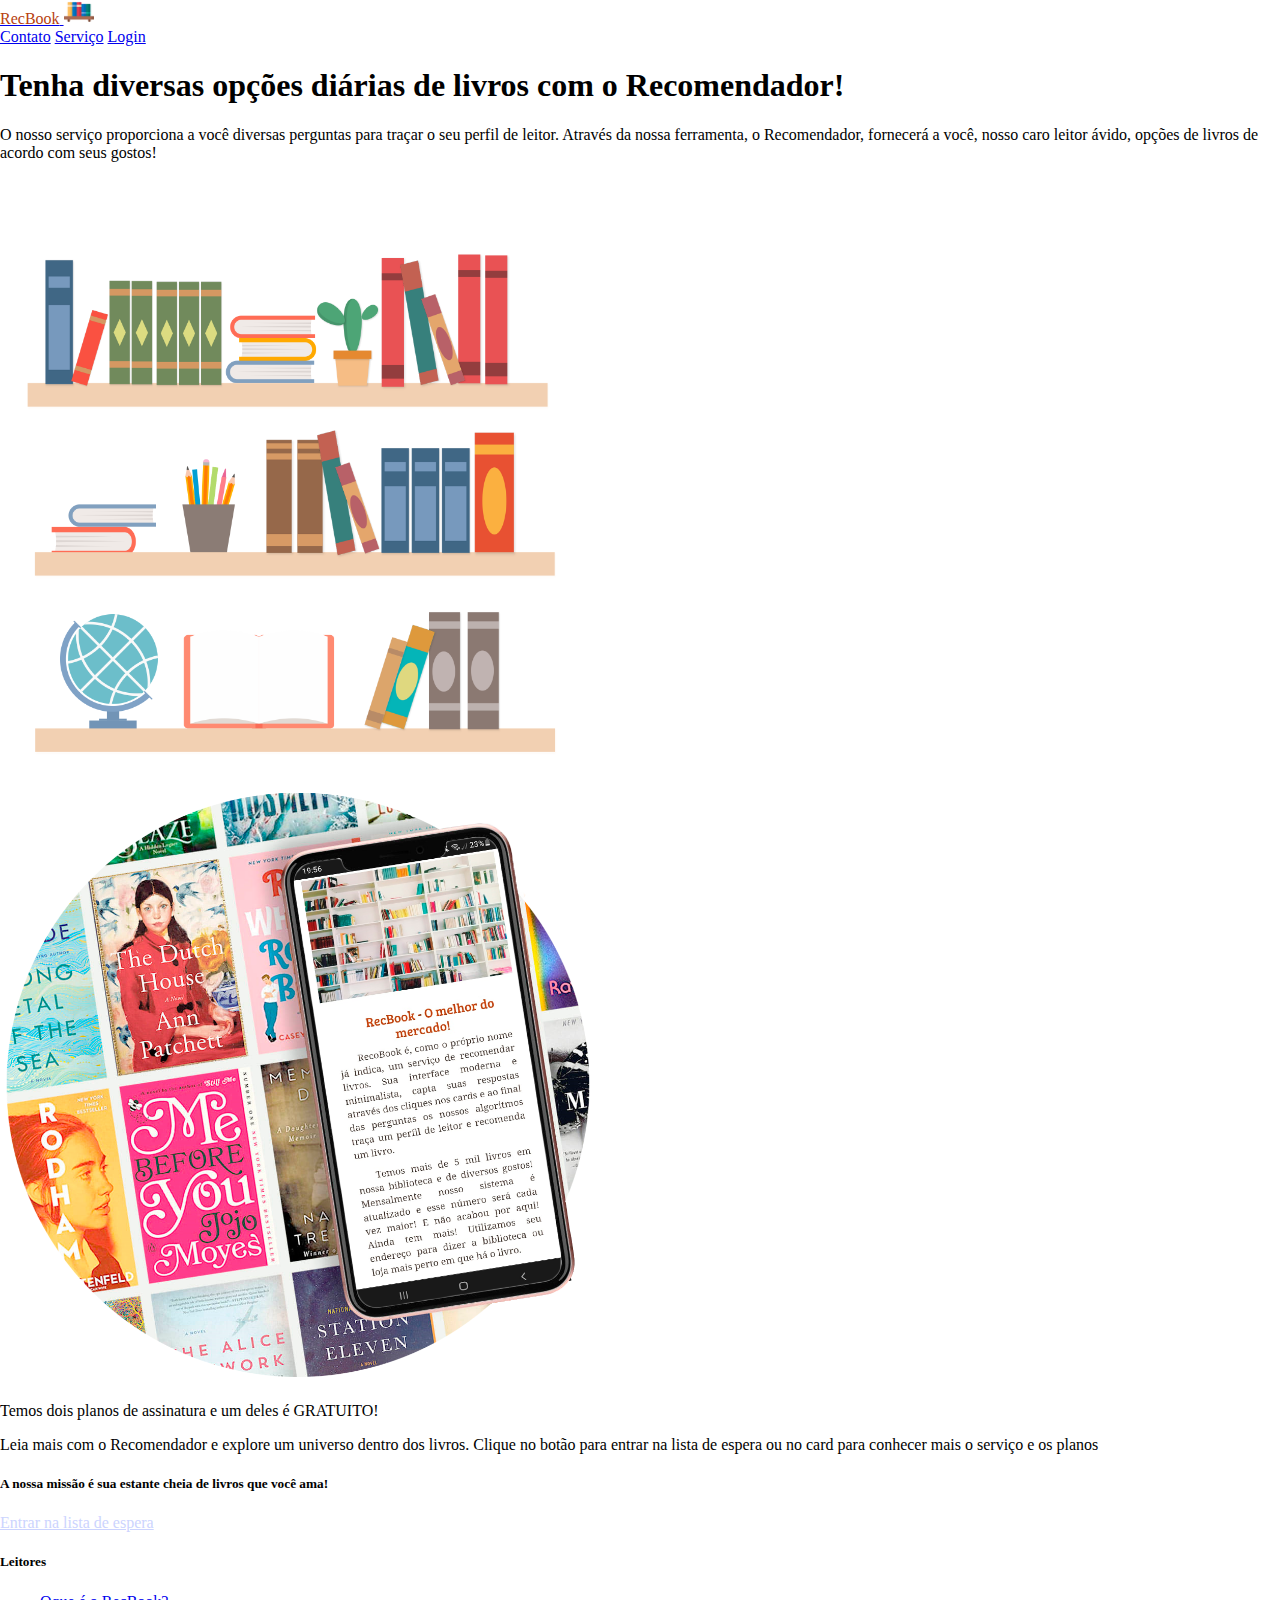
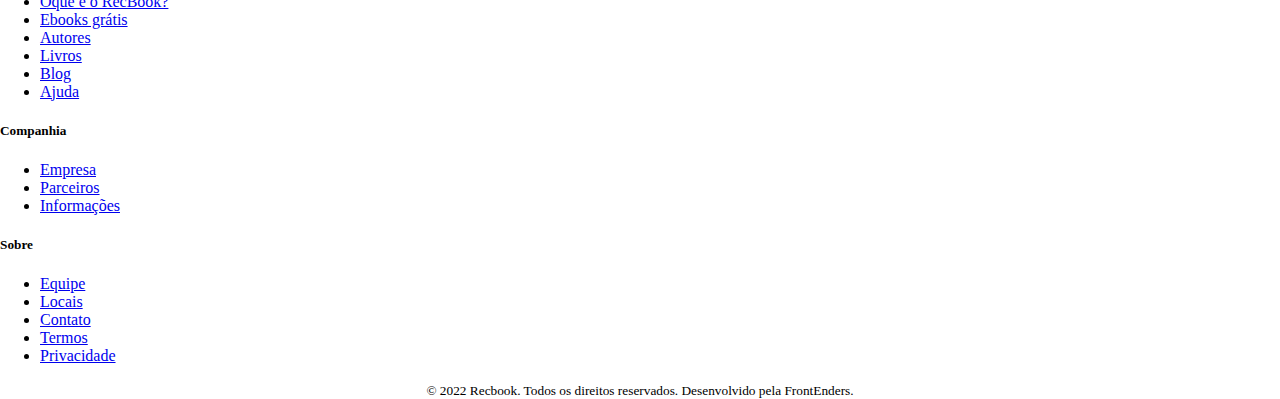
<file: index.html>
<!doctype html>
<html lang="pt-br">

<head>
  <meta charset="utf-8">
  <meta name="viewport" content="width=device-width, initial-scale=1">
  <link rel="stylesheet" href="CSS/style.css">
  <link src="JavaScript/JS-Home.js">
  <link href="https://cdn.jsdelivr.net/npm/bootstrap@5.2.2/dist/css/bootstrap.min.css" rel="stylesheet"
    integrity="sha384-Zenh87qX5JnK2Jl0vWa8Ck2rdkQ2Bzep5IDxbcnCeuOxjzrPF/et3URy9Bv1WTRi" crossorigin="anonymous">
  <title>Recbook</title>

</head>

<body>
  <!--Barra de navegação-->
  <div class="container">
    <header>
      <div class="d-flex flex-column flex-md-row align-items-center pb-3 mb-4 border-bottom">
        <a href="index.html" class="d-flex align-items-center text-dark text-decoration-none">

          <div class="logo"><span class="fs-4">RecBook</span>
            <img src="Imagens/Logo.png" alt="LogoRecbook" width="30" height="24" class="d-inline-block align-text-top">



          </div>


        </a>

        <nav class="d-inline-flex mt-2 mt-md-0 ms-md-auto">
          <a class="me-3 py-2 text-dark text-decoration-none" href="Páginas/PaginaContato.html">Contato</a>
          <a class="me-3 py-2 text-dark text-decoration-none" href="Páginas/PaginaServico.html">Serviço</a>
          <a class="me-3 py-2 text-dark text-decoration-none" href="Páginas/PaginaLogin.html">Login</a>

        </nav>
      </div>

      <!--div com os textos-->

      <div id="about-area">
        <div class="container">
          <div class="row">
            <div class="col-12">
              <div class="header p-3 pb-md-4 mx-auto text-center">
                <h1 class="display-1 fw-normal">Tenha diversas opções diárias de livros com o Recomendador!</h1>

                <p class="fs-5 text-muted">O nosso serviço proporciona a você diversas perguntas para traçar o seu
                  perfil de
                  leitor. Através da nossa ferramenta, o Recomendador, fornecerá a você, nosso caro leitor ávido, opções
                  de
                  livros de acordo com seus gostos!</p>

                <!--imagem1-->
                <!--imagem3-->
                <div class="fotoEstanteIndex">
                  <img class="img-fluid" src="Imagens/Foto2.png" width="600" height="600" alt="ImgEstante"> 
                </div>

                <a href="Páginas/PaginaServico.html">
                  <img class="img-fluid" src="Imagens/celularHome.png" width="600" height="600" alt="ImagemAPPCel">
                </a>

                <p class="display-6 fw-normal"> Temos dois planos de assinatura e um deles é GRATUITO!</p>
                <p class="display-6 fw-normal">Leia mais com o Recomendador e explore um universo
                  dentro dos livros. Clique no botão para entrar na lista de espera ou no card para conhecer mais o
                  serviço e os planos
                </p>
                <!--imagem2-->

                <h5 class="display-3 fw-normal">A nossa missão é sua estante cheia de livros que você ama!</h5>
              </div>
            </div>
          </div>
        </div>
      </div>
    </header>

    <!--botão para acessar o recomendador-->
    <a id="lista" class="w-100 btn btn-lg btn-outline-danger" href="Páginas/PaginaListaCadastro.html" role="button">Entrar na lista de espera</a>
  </div>
  </div>
  </div>

  <!--Rodapé-->

  <footer class="bd-footer py-4 py-md-5 mt-5 bg-light">
    <div class="container py-4 py-md-5 px-4 px-md3">
      <div class="row">
        <div class="col-6 col-md">
          <h5>Leitores</h5>
          <ul class="list-unstyled text-small">
            <li><a class="text-muted" href="#">Oque é o RecBook?</a></li>
            <li><a class="text-muted" href="#">Ebooks grátis</a></li>
            <li><a class="text-muted" href="#">Autores</a></li>
            <li><a class="text-muted" href="#">Livros</a></li>
            <li><a class="text-muted" href="#">Blog</a></li>
            <li><a class="text-muted" href="#">Ajuda</a></li>
          </ul>
        </div>
        <div class="col-6 col-md">
          <h5>Companhia</h5>
          <ul class="list-unstyled text-small">
            <li><a class="text-muted" href="#">Empresa</a></li>
            <li><a class="text-muted" href="#">Parceiros</a></li>
            <li><a class="text-muted" href="#">Informações</a></li>
          </ul>
        </div>
        <div class="col-6 col-md">
          <h5>Sobre</h5>
          <ul class="list-unstyled text-small">
            <li><a class="text-muted" href="#">Equipe</a></li>
            <li><a class="text-muted" href="#">Locais</a></li>
            <li><a class="text-muted" href="#">Contato</a></li>
            <li><a class="text-muted" href="#">Termos</a></li>
            <li><a class="text-muted" href="#">Privacidade</a></li>
          </ul>
        </div>
      </div>
      <center> 
        <div id="rodape" class="link-panel copyright col-sm-12">
        <small class="d-block mb-3 text-muted">© 2022 Recbook. Todos os direitos reservados. Desenvolvido pela FrontEnders.</small>
      </center>
  </footer>


  <script src="https://cdn.jsdelivr.net/npm/bootstrap@5.2.2/dist/js/bootstrap.bundle.min.js"
    integrity="sha384-OERcA2EqjJCMA+/3y+gxIOqMEjwtxJY7qPCqsdltbNJuaOe923+mo//f6V8Qbsw3"
    crossorigin="anonymous"></script>
</body>

</html>
</file>
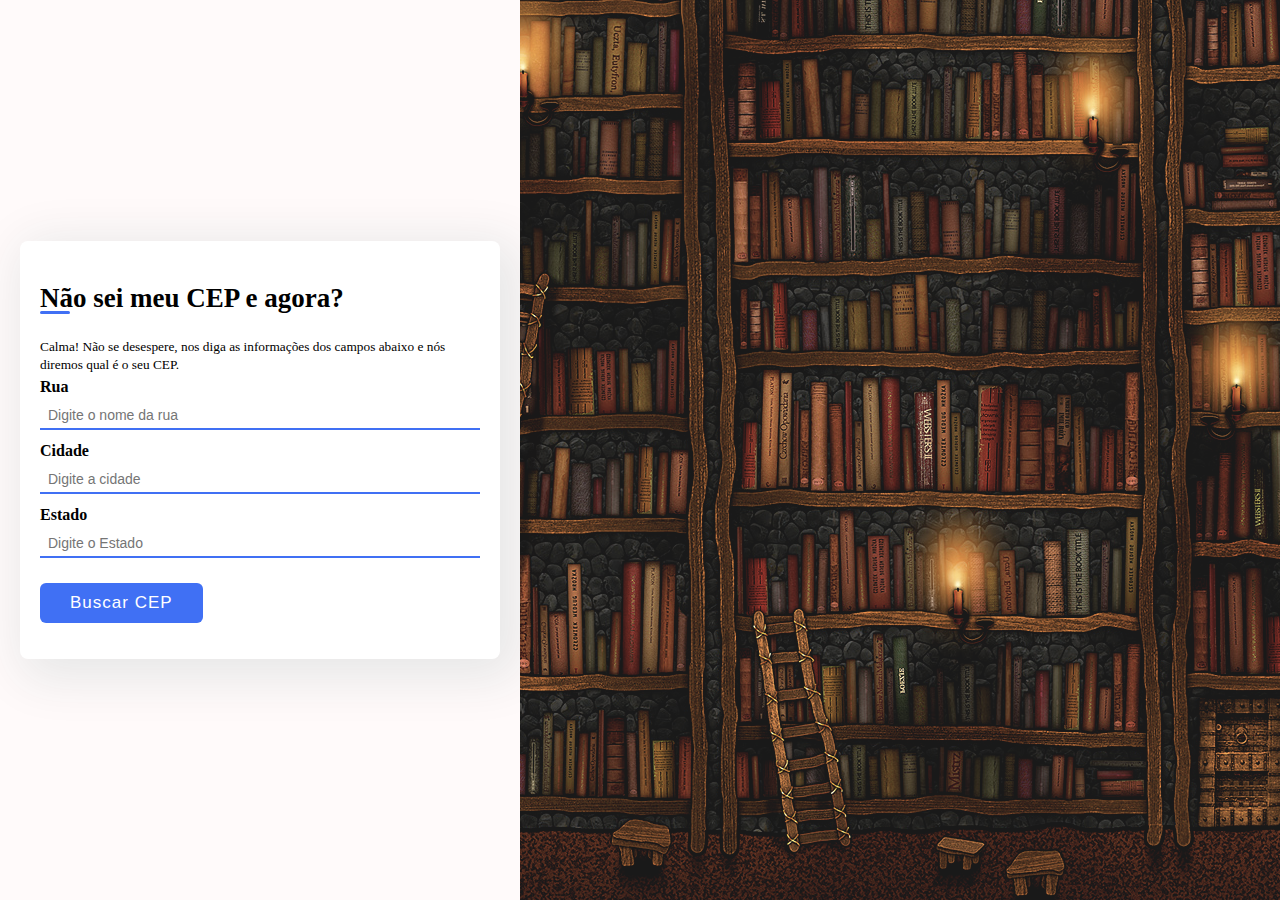
<file: Páginas/PaginaDescCEP.html>
<!DOCTYPE html>
<html lang="pt-br">
<head>
    <meta charset="UTF-8">
    <meta name="viewport" content="width=device-width, initial-scale=1.0">
    <link href="../CSS/CSS-PaginasListaCadastroEDescCEP.css" rel="stylesheet">
    <link rel="icon" href="../Imagens/Logo.png">
    <script defer src="../JavaScript/consulta-cep.js"></script>
    <title>Não sei meu CEP</title>
</head>
<body>
    <div class="container">
        <h2>Não sei meu CEP e agora?</h2>
        <small>Calma! Não se desespere, nos diga as informações dos campos abaixo e nós diremos qual é o seu CEP.</small>
        <form>
            <div class="frm-row">
                <label for="rua">Rua</label>
                <input type="text" name="rua" id="rua" placeholder="Digite o nome da rua">
            </div>
            <div class="frm-row">
                <label for="cidade">Cidade</label>
                <input type="text" name="cidade" id="cidade" placeholder="Digite a cidade">
            </div>
            <div class="frm-row">
                <label for="estado">Estado</label>
                <input type="text" name="estado" id="estado" placeholder="Digite o Estado">
            </div>
            <div class="frm-row">
                <button id="btnBuscarCep" class="btn">Buscar CEP</button>
            </div>
        </form>
        <ul id="listaCep"></ul>
    </div>
    <div class="background-image">
    </div>
</body>
</html>
</file>
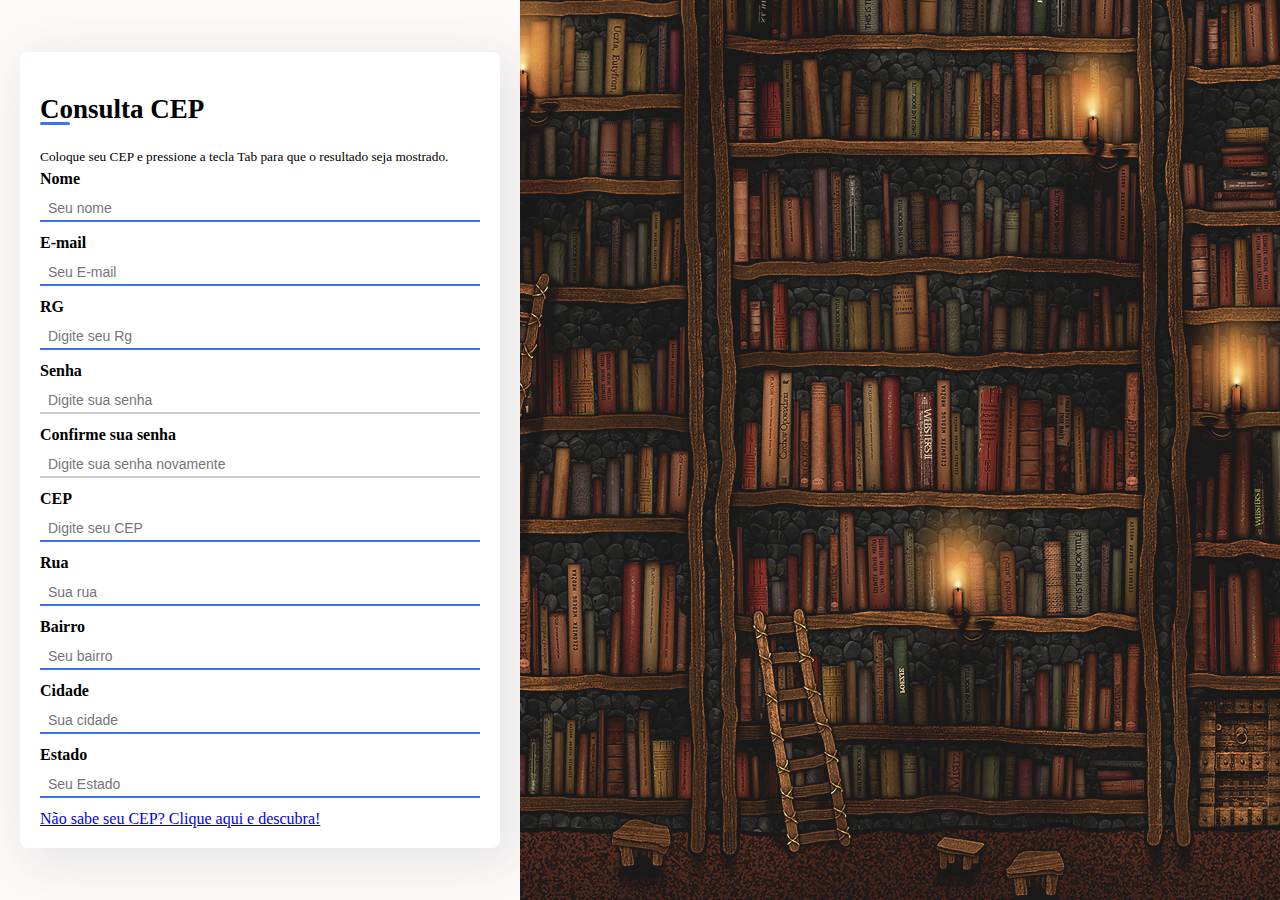
<file: Páginas/PaginaListaCadastro.html>
<!DOCTYPE html>
<html lang="pt-br">
<head>
    <meta charset="UTF-8">
    <meta name="viewport" content="width=device-width, initial-scale=1.0">
    <link href="../CSS/CSS-PaginasListaCadastroEDescCEP.css" rel="stylesheet">
    <script defer src="../JavaScript/consulta-endereco.js"></script>
    <link rel="icon" href="../Imagens/Logo.png">
    <title>Consulta CEP</title>
</head>
<body>
    <div class="container">
        <h2>Consulta CEP</h2>
        <small>Coloque seu CEP e pressione a tecla Tab para que o resultado seja mostrado.</small>
        <form>
            <div class="frm-row">
                <label for="nome">Nome</label>
                <input type="text" name="nome" id="nome" placeholder="Seu nome">
            </div>

            <div class="frm-row">
                <label for="e-mail">E-mail</label>
                <input type="text" name="E-mail" id="E-mail" placeholder="Seu E-mail">
            </div>

            <div class="frm-row">
                <label for="RG">RG</label>
                <input type="text" name="RG" id="RG" placeholder="Digite seu Rg">
            </div>

            <div class="frm-row">
                <label for="Senha">Senha</label>
                <input type="password" class="password" placeholder="Digite sua senha" required id="loginSenha">
                        
            </div>

            <div class="frm-row">
                <label for="Confirme sua senha">Confirme sua senha</label>
                <input type="password" class="password" placeholder="Digite sua senha novamente" required id="loginSenha">                                  
            </div>

            <div class="frm-row">
                <label for="cep">CEP</label>
                <input type="text" name="cep" id="cep" maxlength="8" placeholder="Digite seu CEP">
            </div>

            <div class="frm-row">
                <label for="rua">Rua</label>
                <input type="text" name="rua" id="rua" placeholder="Sua rua">
            </div>

            <div class="frm-row">
                <label for="bairro">Bairro</label>
                <input type="text" name="bairro" id="bairro" placeholder="Seu bairro">
            </div>

            <div class="frm-row">
                <label for="cidade">Cidade</label>
                <input type="text" name="cidade" id="cidade" placeholder="Sua cidade">
            </div>
            
            <div class="frm-row">
                <label for="estado">Estado</label>
                <input type="text" name="estado" id="estado" placeholder="Seu Estado">
            </div>
        </form>
        <a href="PaginaDescCEP.html">Não sabe seu CEP? Clique aqui e descubra!</a>
    </div>
    <div class="background-image">
    </div>
</body>
</html>
</file>
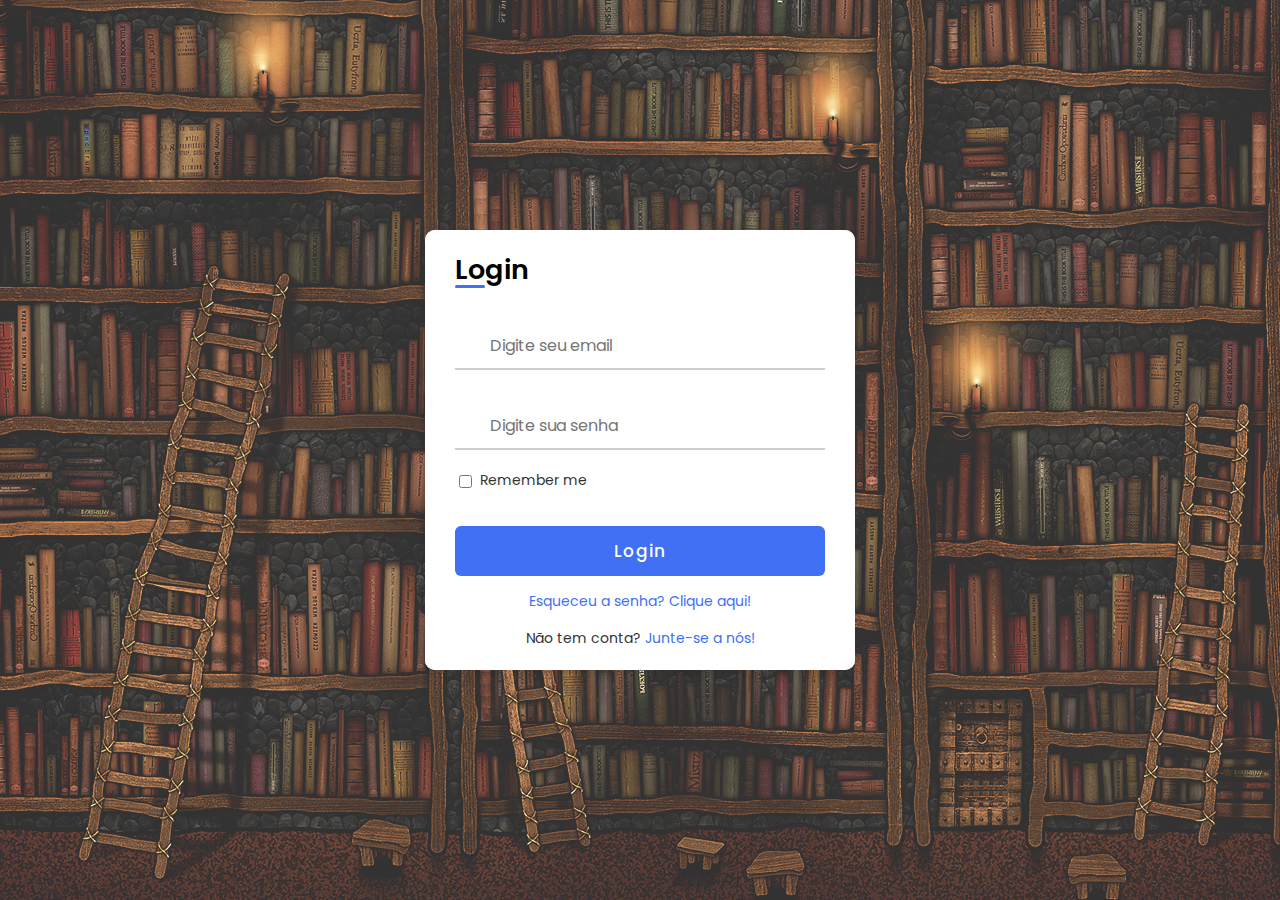
<file: Páginas/PaginaLogin.html>
<!DOCTYPE html>
<html lang="en">
<head>
    <meta charset="UTF-8">
    <meta http-equiv="X-UA-Compatible" content="IE=edge">
    <meta name="viewport" content="width=device-width, initial-scale=1.0">
    <title>Login</title>
    <link rel="stylesheet" href="../CSS/CSS-Paginas-LoginERecSenha.css">
    <script defer src="../JavaScript/JS-Pagina-Login.js"></script>
    <script defer src="../JavaScript/JS-Pagina-Login2.js"></script>
    <link rel="icon" href="../Imagens/Logo.png">
</head>
<body>
    <div class="background-image">
    </div>
    <div class="container">
        <div class="forms">
            <div class="form login">
                <span class="title">Login</span>
                <form action="#" id="loginFormulario">
                    <div class="input-field">
                        <input type="email" placeholder="Digite seu email" required id="loginEmail">
                        <i class="uil uil-envelope icon"></i>
                    </div>
                    <div class="input-field">
                        <input type="password" class="password" placeholder="Digite sua senha" required id="loginSenha">
                        <i class="uil uil-lock icon"></i>
                        <i class="uil uil-eye-slash showHidePw"></i>
                    </div>

                    <div class="checkbox-text">
                        <div class="checkbox-content">
                            <input type="checkbox" id="logCheck">
                            <label for="logCheck" class="text">Remember me</label>
                        </div>
                    </div>
                    <div class="input-field button">
                        <input type="submit" value="Login">
                    </div>
                </form>
                <div class="login-signup">
                    <a href="../Páginas/PaginaRecuperaSenha.html" class="text">Esqueceu a senha? Clique aqui!</a>
                </div>
                <div class="login-signup">
                    <span class="text">Não tem conta?
                        <a href="#" class="text signup-link">Junte-se a nós!</a>
                    </span>
                </div>
            </div>
            <!-- formulario de registro -->
            <div class="form signup">
                <span class="title">Cadastro</span>

                <form action="#">
                    <div class="input-field">
                        <input type="text" placeholder="Informe seu nome" required>
                        <i class="uil uil-user"></i>
                    </div>
                    <div class="input-field">
                        <input type="text" placeholder="Informe seu email" required>
                        <i class="uil uil-envelope icon"></i>
                    </div>
                    <div class="input-field">
                        <input type="password" class="password" placeholder="Crie sua senha" required>
                        <i class="uil uil-lock icon"></i>
                    </div>
                    <div class="input-field">
                        <input type="password" class="password" placeholder="Confirme sua senha" required>
                        <i class="uil uil-lock icon"></i>
                        <i class="uil uil-eye-slash showHidePw"></i>
                    </div>

                    <div class="checkbox-text">
                        <div class="checkbox-content">
                            <input type="checkbox" id="termCon">
                            <label for="termCon" class="text">I accepted all terms and conditions</label>
                        </div>
                    </div>

                    <div class="input-field button">
                        <input type="button" value="Signup">
                    </div>
                </form>

                <div class="login-signup">
                    <span class="text">Already a member?
                        <a href="#" class="text login-link">Login Now</a>
                    </span>
                </div>
            </div>
        </div>
    </div>
</body>
</html>
</file>
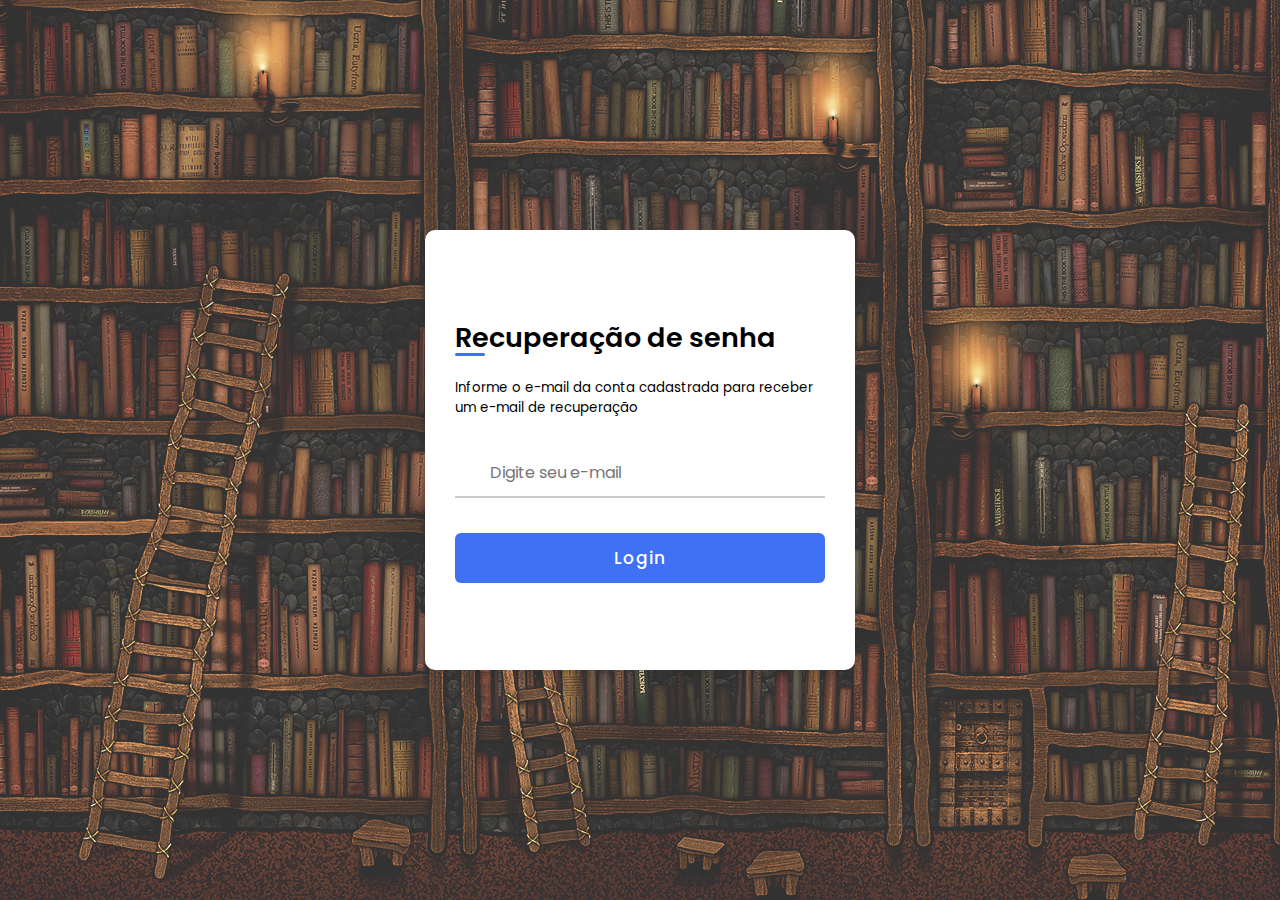
<file: Páginas/PaginaRecuperaSenha.html>
<!DOCTYPE html>
<html lang="pt-br">
<head>
    <meta charset="UTF-8">
    <meta http-equiv="X-UA-Compatible" content="IE=edge">
    <meta name="viewport" content="width=device-width, initial-scale=1.0">
    <link rel="stylesheet" href="../CSS/CSS-Paginas-LoginERecSenha.css">
    <script defer src="../JavaScript/JS-Pagina-RecSenha.js"></script>
    <link rel="icon" href="../Imagens/Logo.png">
    <title>Recuperação de senha</title>
</head>
<body>
    <div class="background-image">
    </div>
    <div class="container">
        <div class="forms">
            <div class="form login">
                <span class="title">Recuperação de senha</span>
                <div class="checkbox-text">
                    <div class="checkbox-content">
                        <small>Informe o e-mail da conta cadastrada para receber um e-mail de recuperação </small>
                    </div>
                </div>
                <form id="recSenhaFormulario" action="#">
                    <div class="input-field">
                        <input type="email" placeholder="Digite seu e-mail" required id="recSenhaEmail">
                        <i class="uil uil-envelope icon"></i>
                    </div>
                    <div class="input-field button">
                        <input type="submit" value="Login">
                    </div>
                </form>
            </div>
</body>
</html>
</file>
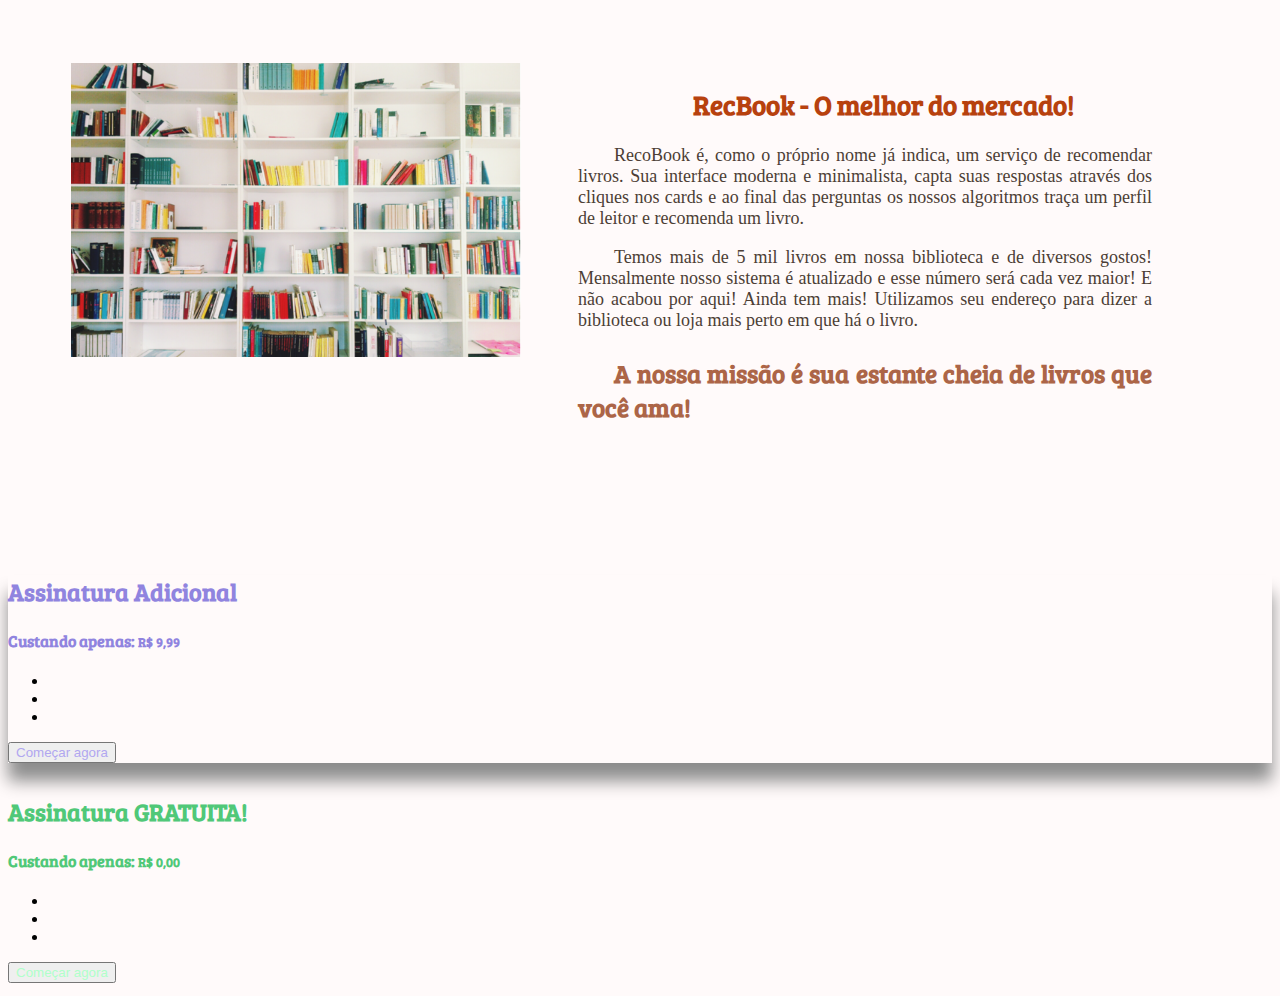
<file: Páginas/PaginaServico.html>
<!DOCTYPE html>
<html lang="pt-br">
<head>
  <meta charset="UTF-8">
  <meta http-equiv="X-UA-Compatible" content="IE=edge">
  <meta name="viewport" content="width=device-width, initial-scale=1.0">
  <title>Serviço</title>
  <link rel="icon" href="../Imagens/Logo.png">
  <link rel="stylesheet" href="../CSS/CSS-Pagnas-Servico.css"">
    <link href=" https://fonts.googleapis.com/css2?family=Bree+Serif&display=swap" rel="stylesheet">
  <link href="https://cdn.jsdelivr.net/npm/bootstrap@5.2.2/dist/css/bootstrap.min.css" rel="stylesheet"
    integrity="sha384-Zenh87qX5JnK2Jl0vWa8Ck2rdkQ2Bzep5IDxbcnCeuOxjzrPF/et3URy9Bv1WTRi" crossorigin="anonymous">
  <script defer src="https://cdn.jsdelivr.net/npm/bootstrap@5.2.2/dist/js/bootstrap.bundle.min.js"
    integrity="sha384-OERcA2EqjJCMA+/3y+gxIOqMEjwtxJY7qPCqsdltbNJuaOe923+mo//f6V8Qbsw3"
    crossorigin="anonymous"></script>
</head>
<body>
  <article>
    <!-- Texto e posicionamento das fotos -->
    <div class="textoDiv">

      <div class="foto">
        <img id="foto" src="../Imagens/Foto3png.png">
      </div>
      <div class="quemSomosTextoDiv">
        <h2 id="titulo"> RecBook - O melhor do mercado!</h2>
        <p>RecoBook é, como o próprio nome já indica, um serviço de recomendar livros. Sua interface moderna e
          minimalista, capta suas respostas através dos cliques nos cards e ao final das perguntas os nossos algoritmos
          traça um perfil de leitor e recomenda um livro.
        </p>
        <p>Temos mais de 5 mil livros em nossa biblioteca e de diversos gostos! Mensalmente nosso sistema é atualizado e
          esse número será cada vez maior! E não acabou por aqui! Ainda tem mais! Utilizamos seu endereço para dizer a
          biblioteca ou loja mais perto em que há o livro.
        </p>
        <h3 id="slogan">A nossa missão é sua estante cheia de livros que você ama!</h3>
      </div>
    </div>
  </article>
  </main>

  <div class="caixas"> 
  <main>
    <div class="caixa1">
      <div class="row row-cols-1 row-cols-md-3 mb-3 text-center">
        <div class="col"></div>
        <div class="col" id="caixinhah">
          <div class="card mb-4 rounded-3 shadow-sm">
            <div class="card-header py-3">
              <h2 id="Ass" class="my-0 fw-normal">Assinatura Adicional</h2>
            </div>
            <div class="card-body">
              <h4 id="Ass" class="card-title pricing-card-title">Custando apenas: <small class="text-muted fw-light"
                  id="carah"> R$ 9,99 </small></h4>
              <ul class="list-unstyled mt-3 mb-4">
                <li></li>
                <li></li>
                <li></li>

              </ul>
              <button id="butao" type="button" class="w-100 btn btn-lg btn-outline-primary"
                onclick="alert('Bem-Vinde ao nosso time do RecBook!') ">Começar agora</button>
            </div>
          </div>
        </div>
      </div>
    </div>
  </main>
  <div class="caixa2">
    <div class="row row-cols-1 row-cols-md-3 mb-3 text-center">
      <div class="col"></div>
      <div class="col" id="caixinhah2">
        <div class="card mb-4 rounded-3 shadow-sm">
          <div class="card-header py-3">
            <h2 id="Ass2" class="my-0 fw-normal">Assinatura GRATUITA!</h2>
          </div>
          <div class="card-body">
            <h4 id="Ass2" class="card-title pricing-card-title">Custando apenas: <small class="text-muted fw-light"
                id="carah"> R$ 0,00 </small></h4>
            <ul class="list-unstyled mt-3 mb-4">
              <li></li>
              <li></li>
              <li></li>

            </ul>
            <button id="butao2" type="button" class="w-100 btn btn-lg btn-outline-primary"
              onclick="alert('Bem-Vinde ao nosso time do RecBook!') ">Começar agora</button>
          </div>
        </div>
      </div>
    </div>
  </div>
</div>
    <footer>
      <!-- Linha e os créditos abaixo-->
    </footer>

</body>

</html>
</file>
<file: CSS/style.css>
body {
  margin: 0;
}

h1, p , h5 {
  font-family: serif;

}
  span {
    font-family: "minhafont";
    src: url("Mermaid\ Swash\ Caps.ttf");
    color: #b7410e;

}

#lista {
color: #ccd4fe;
}
#lista:hover {
  background-color: #b7410e;
}

#rodape {
  margin-bottom: 0%;
}
</file>
<file: CSS/CSS-PaginasListaCadastroEDescCEP.css>
@import url('https://fonts.googleapis.com/css2?family=Poppins:wght@300;400;500;600;700&display=swap');

body {
    height: 100vh;
    display: flex;
    align-items: center;
    justify-content: center;
    background: #fffafa;
    margin: 0;
}

.background-image {
    background: url(../Imagens/imagemLogin.jpg) center center;
    opacity: 0.9;
      width: 100%;
      height: 100%;
}


.container {
    margin: 0 20px;
    width: 100%;
    max-width: 440px;
    background: #fff;
    border-radius: 8px;
    height: auto;
    padding: 20px;
    box-shadow: 10px 10px 50px 10px rgb(231, 231, 231);
    
}

.frm-row {
    margin-bottom: 12px;
    background-color: #fff;
    transition: margin-left 0.18s ease;
}

.frm-row label {
    display: block;
    margin-bottom: 5px;
    margin-top: 5px;
    font-weight: bold;
}

.frm-row input {
    width: calc(100% - 16px);
    padding: 8px;
    height: 25px;
    border: none;
    outline: none;
    border-bottom: 2px solid #ccc;
    border-top: 2px solid transparent;
    transition: all 0.2s ease;
    padding: 0 8px;
    font-size: 14px;

}

.frm-row input:is(:focus, :valid) {
    border-bottom-color: #4070f4;
}

h2 {
    position: relative;
    font-size: 27px;
    font-weight: 600;
}

h2::before {
    content: '';
    position: absolute;
    left: 0;
    bottom: 0;
    height: 3px;
    width: 30px;
    background-color: #4070f4;
    border-radius: 25px;
}

li {
    margin-bottom: 11px;
}

#btnBuscarCep {
    padding: 10px 30px 10px 30px;
    margin-top: 3%;
    border: none;
    color: #fff;
    font-size: 17px;
    font-weight: 500;
    letter-spacing: 1px;
    border-radius: 6px;
    background-color: #4070f4;
    cursor: pointer;
    transition: all 0.3s ease;

}

#btnBuscarCep:hover {
    background-color: #265df2;
}
</file>
<file: CSS/CSS-Paginas-LoginERecSenha.css>
@import url('https://fonts.googleapis.com/css2?family=Poppins:wght@300;400;500;600;700&display=swap');
*{
    margin: 0;
    padding: 0;
    box-sizing: border-box;
    font-family: 'Poppins', sans-serif;
}

body{
    height: 100vh;
    display: flex;
    align-items: center;
    justify-content: center;
    background: #fffafa;
}
.background-image {
    position: absolute;
    background: url(../Imagens/imagemLogin.jpg) center center;
    opacity: 0.8;
      width: 100%;
      height: 100%;
}
.container{
    position: relative;
    max-width: 430px;
    width: 100%;
    background: #fff;
    border-radius: 10px;
    box-shadow: 0 5px 10px rgba(0, 0, 0, 0.1);
    overflow: hidden;
    margin: 0 20px;
}

.container .forms{
    display: flex;
    align-items: center;
    height: 440px;
    width: 200%;
    transition: height 0.2s ease;
}


.container .form{
    width: 50%;
    padding: 30px;
    background-color: #fff;
    transition: margin-left 0.18s ease;
}

.container.active .login{
    margin-left: -50%;
    opacity: 0;
    transition: margin-left 0.18s ease, opacity 0.15s ease;
}

.container .signup{
    opacity: 0;
    transition: opacity 0.09s ease;
}
.container.active .signup{
    opacity: 1;
    transition: opacity 0.2s ease;
}

.container.active .forms{
    height: 600px;
}
.container .form .title{
    position: relative;
    font-size: 27px;
    font-weight: 600;
}

.form .title::before{
    content: '';
    position: absolute;
    left: 0;
    bottom: 0;
    height: 3px;
    width: 30px;
    background-color: #4070f4;
    border-radius: 25px;
}

.form .input-field{
    position: relative;
    height: 50px;
    width: 100%;
    margin-top: 30px;
}

.input-field input{
    position: absolute;
    height: 100%;
    width: 100%;
    padding: 0 35px;
    border: none;
    outline: none;
    font-size: 16px;
    border-bottom: 2px solid #ccc;
    border-top: 2px solid transparent;
    transition: all 0.2s ease;
}

.input-field input:is(:focus, :valid){
    border-bottom-color: #4070f4;
}

.input-field i{
    position: absolute;
    top: 50%;
    transform: translateY(-50%);
    color: #999;
    font-size: 23px;
    transition: all 0.2s ease;
}

.input-field input:is(:focus, :valid) ~ i{
    color: #4070f4;
}

.input-field i.icon{
    left: 0;
}
.input-field i.showHidePw{
    right: 0;
    cursor: pointer;
    padding: 10px;
}

.form .checkbox-text{
    display: flex;
    align-items: center;
    justify-content: space-between;
    margin-top: 20px;
}

.checkbox-text .checkbox-content{
    display: flex;
    align-items: center;
}

.checkbox-content input{
    margin: 0 8px -2px 4px;
    accent-color: #4070f4;
}

.form .text{
    color: #333;
    font-size: 14px;
}

.form a.text{
    color: #4070f4;
    text-decoration: none;
}
.form a:hover{
    text-decoration: underline;
}

.form .button{
    margin-top: 35px;
}

.form .button input{
    border: none;
    color: #fff;
    font-size: 17px;
    font-weight: 500;
    letter-spacing: 1px;
    border-radius: 6px;
    background-color: #4070f4;
    cursor: pointer;
    transition: all 0.3s ease;
}

.button input:hover{
    background-color: #265df2;
}

.form .login-signup{
    margin-top: 12px;
    text-align: center;
}
</file>
<file: CSS/CSS-Pagnas-Servico.css>
/* Div com as formatações do texto*/
body {
    background-color: #fffafa ;
    font-family: 'Libre Baskerville', serif;
}
.quemSomosTextoDiv {
    padding-left: 5%;
    text-align: justify;
    padding-right: 5%;
    font-weight: normal;
    font-size: 18px;
    line-height: 1.5s;
    text-indent: 2em;
    color: #4c3e35;
}

/* ID do título */
#titulo {
    size: 30px;
    text-align: center;
    color: #b7410e;
    font-family: 'Bree Serif', serif;
}

#slogan {
    font-size: 25px;
    font-family: 'Bree Serif', serif;
    color: #ac6547;
}

/* Formatação do texto na página */
.textoDiv {
    padding-bottom: 5%;
    display: flex;
}

#foto {
    width: 450px;

}

.textoDiv {
    margin: 5%;
}

@media (max-width: 1200px) {

    /* Página quem somos (P1)
/* Passando o texto para linha abaixo assim que o tamanho do site diminui */
.quemSomosTextoDiv {
    margin-top: 10%;
}    
.textoDiv {
        flex-wrap: wrap;

    }

    /* Para foto da página ficar no tamanho ideal */
    #foto {
        width: 100%;
        display: flex;
        align-items: center;
    }
    #slogan {
        text-align: center;
    }

}

#butao {
    color: #b1a7f0;
}
#butao:hover {
background-color: #5443c5;
}

#Ass {
    font-family: 'Bree Serif', serif;
    color:#9084df;
    
}
#caixinhah {
    box-shadow: 0px 18px 16px 0px rgb(141, 141, 141);
    margin-bottom: 1%;

}

#butao2 {
    color: #b0ffca;
}
#butao2:hover {
background-color: #50c878;
}

#Ass2 {
    font-family: 'Bree Serif', serif;
    color:#50c878;
    
}
#caixinhah2 {
    margin-bottom: 1%;
    display: flex;
   flex-direction: column;

}
</file>
